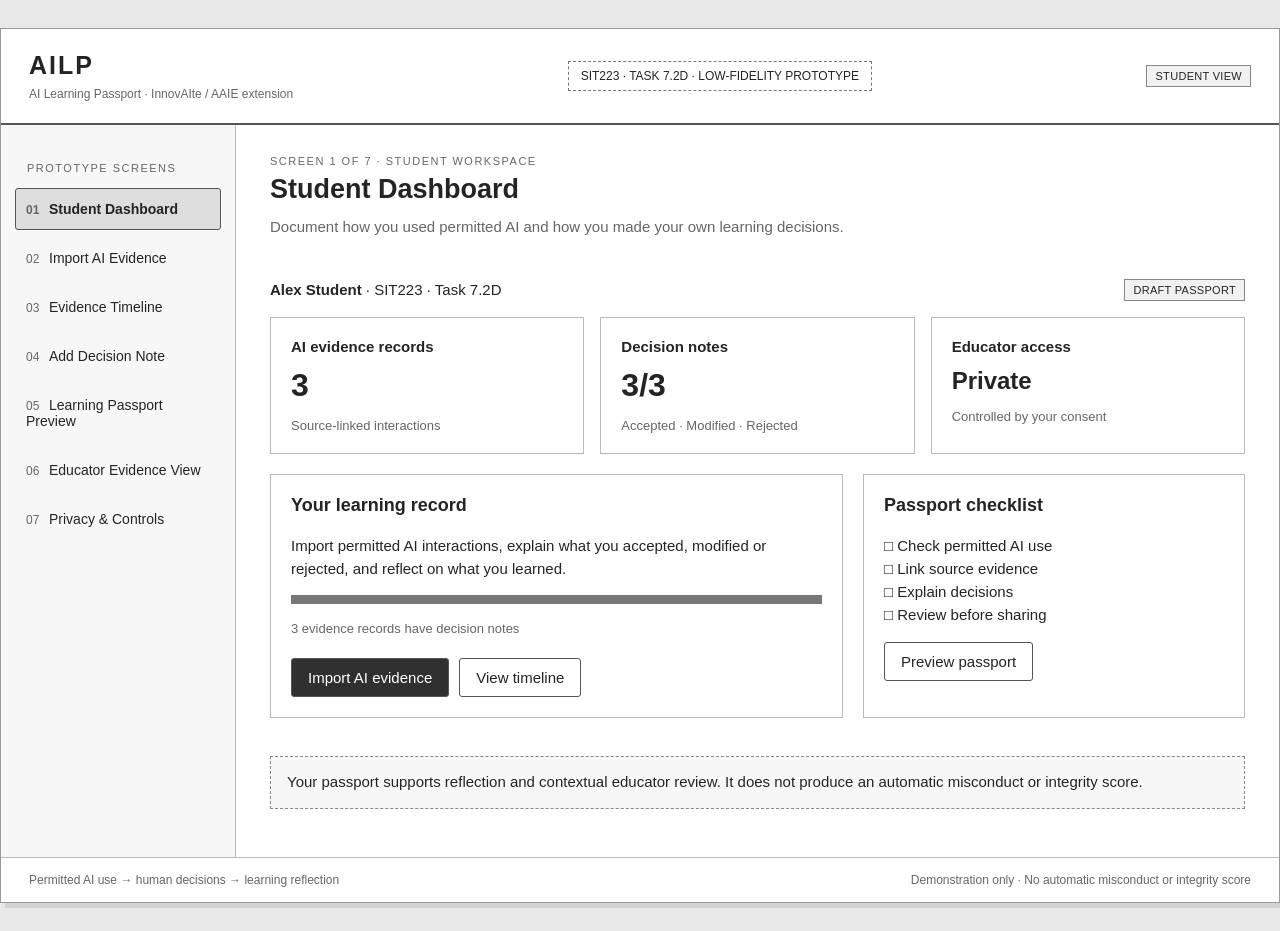
<file: docs/index.html>
<!doctype html>
<html lang="en">
<head>
<meta charset="utf-8"><meta name="viewport" content="width=device-width,initial-scale=1">
<title>AILP — SIT223 Task 7.2D Prototype</title>
<style>
:root{--ink:#242424;--muted:#666;--line:#b9b9b9;--paper:#fff;--wash:#f3f3f3}*{box-sizing:border-box}body{margin:0;background:#e8e8e8;color:var(--ink);font:15px Arial,Helvetica,sans-serif}button,input,textarea,select{font:inherit;color:inherit}button{cursor:pointer;border:1px solid #555;background:white;padding:10px 16px;border-radius:3px}button:hover{background:#e7e7e7}button.primary{background:#303030;color:white}button.primary:hover{background:#555}button:disabled{opacity:.45;cursor:not-allowed}button:focus-visible,a:focus-visible,input:focus-visible,textarea:focus-visible,select:focus-visible{outline:3px solid #777;outline-offset:3px}.shell{max-width:1320px;margin:28px auto;background:white;border:1px solid #999;min-height:850px;box-shadow:5px 5px 0 #d2d2d2}header{padding:22px 28px;border-bottom:2px solid #555;display:flex;align-items:center;justify-content:space-between;gap:20px}.brand{font-size:25px;font-weight:bold;letter-spacing:2px}.brand small{display:block;font-size:12px;font-weight:normal;letter-spacing:0;margin-top:7px;color:#666}.prototype{border:1px dashed #777;padding:7px 12px;font-size:12px}.layout{display:grid;grid-template-columns:235px 1fr}nav{background:#f7f7f7;border-right:1px solid var(--line);padding:24px 14px}nav p{font-size:11px;letter-spacing:1.5px;padding:0 12px;color:#666}nav button{display:block;width:100%;text-align:left;margin:7px 0;border:1px solid transparent;background:transparent;padding:12px 10px;font-size:14px}nav button.active{border:1px solid #555;background:#ddd;font-weight:bold}.num{display:inline-block;width:23px;font-size:12px;color:#666}main{padding:30px 34px;min-width:0}h1{font-size:27px;margin:7px 0 10px}h2{font-size:18px;margin:0 0 18px}h3{font-size:15px;margin:0 0 10px}p{line-height:1.55}.eyebrow{font-size:11px;letter-spacing:1.5px;color:#666;text-transform:uppercase}.sub{color:#666;margin:0 0 25px}.row{display:flex;justify-content:space-between;align-items:center;gap:12px;flex-wrap:wrap}.actions{display:flex;gap:10px;flex-wrap:wrap;margin-top:22px}.grid{display:grid;grid-template-columns:repeat(3,1fr);gap:16px}.two{display:grid;grid-template-columns:1.5fr 1fr;gap:20px}.card{border:1px solid var(--line);padding:20px;background:white;margin-bottom:20px}.stat{font-size:32px;font-weight:bold;margin:12px 0}.muted{color:#666;font-size:13px}.notice{border:1px dashed #888;padding:14px 16px;background:#f7f7f7;line-height:1.5;margin:18px 0}.tag{display:inline-block;border:1px solid #888;background:#f1f1f1;padding:4px 8px;font-size:11px;letter-spacing:.3px}.entry{border:1px solid #aaa;border-left:5px solid #888;padding:18px;margin:14px 0}.entry p{margin:10px 0}.entry .actions{margin:12px 0 0}label.field{display:block;font-weight:bold;margin:18px 0 8px}input[type=text],textarea,select{width:100%;border:1px solid #999;background:#fafafa;padding:11px;border-radius:2px}textarea{min-height:112px;resize:vertical;line-height:1.5}.check{display:flex;align-items:flex-start;gap:10px;line-height:1.5;margin:16px 0}.check input{margin-top:4px;accent-color:#333}.choice{display:flex;gap:10px}.choice button[aria-pressed=true]{background:#333;color:white}.placeholder{border:1px dashed #999;background:repeating-linear-gradient(135deg,#fafafa,#fafafa 8px,#f2f2f2 8px,#f2f2f2 9px);padding:28px;text-align:center;color:#666}.steps{display:flex;gap:12px;margin:22px 0;color:#666;font-size:13px}.steps span{border-bottom:2px solid #bbb;padding-bottom:9px;flex:1}.steps span:first-child{border-color:#333;color:#333}footer{border-top:1px solid #bbb;padding:15px 28px;font-size:12px;color:#666;display:flex;justify-content:space-between;gap:15px}dialog{max-width:650px;width:90%;padding:28px;border:2px solid #555}dialog::backdrop{background:#0006}#toast{position:fixed;bottom:25px;left:50%;transform:translateX(-50%);background:#333;color:white;padding:14px 22px;max-width:90%;z-index:10;display:none}.empty{text-align:center;padding:30px;color:#666}.progress{height:9px;background:#ddd;margin:15px 0}.progress div{height:100%;background:#777}a{color:#222}.passport{border:2px solid #777;padding:24px}hr{border:0;border-top:1px solid #ccc;margin:20px 0}@media(max-width:900px){.shell{margin:0}.layout{grid-template-columns:1fr}nav{border-right:0;border-bottom:1px solid #aaa;display:flex;flex-wrap:wrap;padding:10px}nav p{display:none}nav button{width:auto;font-size:12px;margin:3px;padding:8px}.two,.grid{grid-template-columns:1fr}main{padding:22px}header{padding:18px}.prototype{display:none}}@media print{nav,header,footer,.actions,.notice,#toast{display:none!important}.shell{border:0;box-shadow:none;margin:0}.layout{display:block}main{padding:0}.card,.entry{break-inside:avoid}}
</style>
</head>
<body>
<div class="shell"><header><div class="brand">AILP <small>AI Learning Passport · InnovAIte / AAIE extension</small></div><div class="prototype">SIT223 · TASK 7.2D · LOW-FIDELITY PROTOTYPE</div><span class="tag" id="role">STUDENT VIEW</span></header><div class="layout"><nav aria-label="Prototype screens" id="nav"></nav><main id="main"></main></div><footer><span>Permitted AI use → human decisions → learning reflection</span><span>Demonstration only · No automatic misconduct or integrity score</span></footer></div>
<dialog id="source"><div class="row"><h2>Linked source evidence</h2><button onclick="document.getElementById('source').close()" aria-label="Close source">Close ×</button></div><div id="sourceBody"></div></dialog>
<div id="toast" role="status" aria-live="polite"></div>
<script>
'use strict';
const screens=['Student Dashboard','Import AI Evidence','Evidence Timeline','Add Decision Note','Learning Passport Preview','Educator Evidence View','Privacy & Controls'];
const seed=[{id:1,title:'Exploring accessible navigation',tool:'Permitted AI tool',date:'02 Oct 2026 · 10:15',prompt:'Suggest accessible navigation patterns for a student learning dashboard.',response:'Use descriptive navigation labels, visible keyboard focus, consistent page structure and clear feedback after actions.',decision:'Modified',reason:'I kept descriptive labels and keyboard focus, but simplified the menu to fit our seven-screen prototype.',reflection:'I learned to compare AI suggestions with the task requirements and accessibility needs.',link:'Sample interaction AILP-001'},{id:2,title:'Comparing evidence timeline layouts',tool:'Permitted AI tool',date:'02 Oct 2026 · 11:40',prompt:'How could an evidence timeline help students explain their use of AI?',response:'Group interactions chronologically and link each interaction to a decision and reflection.',decision:'Accepted',reason:'A chronological layout makes my process easier to follow and keeps each decision linked to its source.',reflection:'A useful record explains how my thinking changed, not just which tool I used.',link:'Sample interaction AILP-002'},{id:3,title:'Considering an automated integrity score',tool:'Permitted AI tool',date:'03 Oct 2026 · 09:20',prompt:'Suggest a summary feature for educator review.',response:'Generate an integrity score from patterns of AI use.',decision:'Rejected',reason:'An automatic score could misrepresent learning and unfairly imply misconduct. Educators should review contextual evidence.',reflection:'I need to question AI recommendations and preserve human judgement.',link:'Sample interaction AILP-003'}];
let evidence=seed.map(x=>({...x})),page=0,selected=1,choice='Modified',consent=false,share=false,hidePrompts=false,filter='All',feedback={},importDraft={};
const esc=s=>String(s??'').replace(/[&<>"']/g,c=>({'&':'&amp;','<':'&lt;','>':'&gt;','"':'&quot;',"'":'&#39;'}[c]));
const byId=id=>evidence.find(e=>e.id===Number(id));
function toast(s){const t=document.getElementById('toast');t.textContent=s;t.style.display='block';clearTimeout(toast.timer);toast.timer=setTimeout(()=>t.style.display='none',3500)}
function go(n,id){page=n;if(id)selected=Number(id);if(n===3)choice=byId(selected)?.decision||'Accepted';render();window.scrollTo(0,0)}
function btn(s,n,primary=false){return `<button class="${primary?'primary':''}" onclick="go(${n})">${s}</button>`}
function intro(n,sub){return `<div class="eyebrow">Screen ${n+1} of 7 · ${n===5?'Educator workspace':'Student workspace'}</div><h1>${screens[n]}</h1><p class="sub">${sub}</p>`}
function source(id){const e=byId(id);if(!e)return;document.getElementById('sourceBody').innerHTML=`<p class="muted">${esc(e.link)} · ${esc(e.tool)} · ${esc(e.date)}</p><h3>Student prompt</h3><div class="notice">${esc(e.prompt)}</div><h3>AI response</h3><div class="notice">${esc(e.response)}</div><p class="muted">Prototype source record. These are illustrative interactions, not recovered transcripts.</p>`;document.getElementById('source').showModal()}
function entry(e,educator=false){return `<article class="entry"><div class="row"><h3>${esc(e.title)}</h3><span class="tag">${esc(e.decision||'Needs decision')}</span></div><div class="muted">${esc(e.tool)} · ${esc(e.date)} · Evidence #${e.id}</div><p><strong>Reasoning:</strong> ${esc(e.reason||'Add a decision note to explain your judgement.')}</p>${educator?`<p><strong>Reflection:</strong> ${esc(e.reflection||'Not yet recorded.')}</p>`:''}<div class="actions">${hidePrompts&&educator?'<span class="muted">Source text withheld by student privacy controls.</span>':`<button onclick="source(${e.id})">View linked source</button>`}${educator?`<button onclick="review(${e.id})">Add review comment</button>`:`<button onclick="go(3,${e.id})">${e.reason?'Edit':'Add'} decision note</button>`}</div>${educator&&feedback[e.id]?`<div class="notice"><strong>Educator comment:</strong> ${esc(feedback[e.id])}</div>`:''}</article>`}
function render(){document.getElementById('nav').innerHTML='<p>PROTOTYPE SCREENS</p>'+screens.map((s,i)=>`<button class="${page===i?'active':''}" ${page===i?'aria-current="page"':''} onclick="go(${i})"><span class="num">0${i+1}</span>${s}</button>`).join('');document.getElementById('role').textContent=page===5?'EDUCATOR VIEW':'STUDENT VIEW';let html='';
if(page===0){const complete=evidence.filter(e=>e.reason).length;html=intro(0,'Document how you used permitted AI and how you made your own learning decisions.')+`<div class="row"><p><strong>Alex Student</strong> · SIT223 · Task 7.2D</p><span class="tag">DRAFT PASSPORT</span></div><div class="grid"><div class="card"><h3>AI evidence records</h3><div class="stat">${evidence.length}</div><span class="muted">Source-linked interactions</span></div><div class="card"><h3>Decision notes</h3><div class="stat">${complete}/${evidence.length}</div><span class="muted">Accepted · Modified · Rejected</span></div><div class="card"><h3>Educator access</h3><div class="stat" style="font-size:24px">${share?'Shared':'Private'}</div><span class="muted">Controlled by your consent</span></div></div><div class="two"><div class="card"><h2>Your learning record</h2><p>Import permitted AI interactions, explain what you accepted, modified or rejected, and reflect on what you learned.</p><div class="progress"><div style="width:${evidence.length?complete/evidence.length*100:0}%"></div></div><span class="muted">${complete} evidence records have decision notes</span><div class="actions">${btn('Import AI evidence',1,true)}${btn('View timeline',2)}</div></div><div class="card"><h2>Passport checklist</h2><p>□ Check permitted AI use<br>□ Link source evidence<br>□ Explain decisions<br>□ Review before sharing</p>${btn('Preview passport',4)}</div></div><div class="notice">Your passport supports reflection and contextual educator review. It does not produce an automatic misconduct or integrity score.</div>`}
if(page===1)html=intro(1,'Select only AI interactions permitted for this assessment. Review the content before adding it.')+`<div class="steps"><span>1 · Select evidence</span><span>2 · Confirm consent</span><span>3 · Add decision note</span></div><div class="two"><form id="importForm" class="card" onsubmit="importEvidence(event)"><h2>Import an interaction</h2><label class="field" for="tool">AI tool</label><select id="tool"><option>Permitted AI tool</option><option>Microsoft Copilot</option><option>Other permitted AI tool</option></select><label class="field" for="title">Evidence title</label><input id="title" type="text" required placeholder="e.g. Exploring accessible navigation"><label class="field" for="prompt">Your prompt</label><textarea id="prompt" required placeholder="Paste the prompt you sent to the AI tool"></textarea><label class="field" for="response">AI response</label><textarea id="response" required placeholder="Paste the relevant AI response"></textarea><label class="check"><input id="importConsent" type="checkbox" required><span>I confirm this interaction was permitted for this assessment and consent to adding this selected evidence to my passport.</span></label><div class="actions"><button type="submit" class="primary">Import evidence</button><button type="button" onclick="fillSample()">Use sample evidence</button></div></form><aside><div class="card"><h2>Selective import</h2><div class="placeholder">[ AI interaction excerpt ]<br><br>Prompt → Response → Your decision</div><p>Paste one relevant interaction at a time. Remove personal or sensitive information before importing.</p></div><div class="notice">This offline prototype does not connect to an AI account or upload data. Imports remain in this browser tab until you reload or delete them.</div></aside></div>`;
if(page===2)html=intro(2,'Follow your AI interactions and the decisions that shaped your work.')+`<div class="row"><label>Decision filter <select style="width:auto;margin-left:8px" onchange="filter=this.value;render()">${['All','Accepted','Modified','Rejected','Needs decision'].map(s=>`<option ${filter===s?'selected':''}>${s}</option>`).join('')}</select></label>${btn('+ Import evidence',1,true)}</div>`+(evidence.filter(e=>filter==='All'||(e.decision||'Needs decision')===filter).map(e=>entry(e)).join('')||'<div class="empty">No evidence matches this filter.</div>')+`<div class="actions">${btn('Back to dashboard',0)}${btn('Preview learning passport →',4,true)}</div>`;
if(page===3){const e=byId(selected)||evidence[0];if(!e){html=intro(3,'Import an interaction before adding a decision note.')+btn('Import evidence',1,true)}else{selected=e.id;html=intro(3,'Explain your judgement and what you learned from this AI interaction.')+`<div class="two"><form class="card" onsubmit="saveNote(event)"><label class="field" for="record">Linked evidence</label><select id="record" onchange="go(3,this.value)">${evidence.map(x=>`<option value="${x.id}" ${x.id===e.id?'selected':''}>#${x.id} · ${esc(x.title)}</option>`).join('')}</select><label class="field">Your decision</label><div class="choice">${['Accepted','Modified','Rejected'].map(s=>`<button type="button" aria-pressed="${choice===s}" onclick="setChoice('${s}')">${s}</button>`).join('')}</div><label class="field" for="reason">Reasoning / changes made</label><textarea id="reason" required placeholder="Why did you make this decision? What did you change or verify?">${esc(e.reason)}</textarea><label class="field" for="reflection">Learning reflection</label><textarea id="reflection" required placeholder="What did you learn, and how did your thinking develop?">${esc(e.reflection)}</textarea><div class="actions"><button class="primary" type="submit">Save decision note</button><button type="button" onclick="go(2)">Cancel</button></div></form><aside class="card"><h2>Source context</h2><p><strong>${esc(e.title)}</strong></p><span class="muted">${esc(e.tool)} · ${esc(e.date)}</span><div class="notice">${esc(e.prompt)}</div><button onclick="source(${e.id})">View full linked source</button><hr><h3>Reflection prompts</h3><p>What was useful?<br>What needed checking?<br>How did you apply your own judgement?<br>What will you do differently next time?</p></aside></div>`}}
if(page===4)html=intro(4,'Review your selected evidence and learning narrative before sharing with an educator.')+`<div class="passport"><div class="row"><h2>AI Learning Passport</h2><span class="tag">${share?'SHARED WITH EDUCATOR':'PRIVATE DRAFT'}</span></div><p><strong>Alex Student</strong> · SIT223 · Task 7.2D</p><div class="notice">Declaration: This passport records selected permitted AI interactions and my own decisions, reasoning and reflection. AI output is identified as source material.</div><h3>Decision summary</h3><p>${['Accepted','Modified','Rejected'].map(s=>`${s}: ${evidence.filter(e=>e.decision===s).length}`).join(' &nbsp; | &nbsp; ')}</p><h3>Evidence and learning narrative</h3>${evidence.map(e=>`<div class="entry"><div class="row"><h3>${esc(e.title)}</h3><span class="tag">${esc(e.decision||'Needs decision')}</span></div><p><strong>Reasoning:</strong> ${esc(e.reason||'Not yet recorded.')}</p><p><strong>Reflection:</strong> ${esc(e.reflection||'Not yet recorded.')}</p><button onclick="source(${e.id})">Source #${e.id}</button></div>`).join('')||'<p>No evidence has been added.</p>'}<p class="muted">Educator interpretation requires context and human judgement. No automated integrity score is generated.</p></div><div class="actions">${btn('Edit evidence',2)}<button onclick="window.print()">Print / Save as PDF</button>${btn(share?'Open educator evidence view':'Set sharing consent →',share?5:6,true)}</div>`;
if(page===5)html=intro(5,'Review student decisions alongside their linked sources. Use context and human judgement.')+(share?`<div class="card"><div class="row"><h2>Alex Student · SIT223</h2><span class="tag">CONSENT GRANTED</span></div><p>Task 7.2D · ${evidence.length} selected evidence records · Student-controlled sharing</p><div class="notice">This is a demonstration educator view. Assess learning and reasoning in context; the passport does not infer misconduct or assign an integrity score.</div></div>${evidence.map(e=>entry(e,true)).join('')||'<div class="empty">No evidence shared.</div>'}<div class="actions">${btn('Return to passport',4)}${btn('Privacy & controls',6)}</div>`:`<div class="card"><h2>Educator access is closed</h2><div class="placeholder">[ Private learning passport ]</div><p>The student must explicitly consent before this view displays evidence. Sharing can be withdrawn at any time.</p>${btn('Open privacy & controls',6,true)}</div>`);
if(page===6)html=intro(6,'Choose what is recorded and shared. Your learning evidence remains under your control.')+`<div class="two"><div class="card"><h2>Consent & sharing</h2><label class="check"><input type="checkbox" id="consent" ${consent?'checked':''} onchange="consent=this.checked;if(!consent)share=false;render()"><span><strong>I consent to educator review</strong><br><span class="muted">Allow this demonstration educator to review the selected evidence, decision notes and reflections in my passport.</span></span></label><label class="check"><input type="checkbox" ${share?'checked':''} ${!consent?'disabled':''} onchange="share=this.checked;render();toast(share?'Passport sharing enabled.':'Educator access withdrawn.')"><span><strong>Share passport with educator</strong><br><span class="muted">${share?'Educator access is currently enabled.':'Passport is currently private.'}</span></span></label><label class="check"><input type="checkbox" ${hidePrompts?'checked':''} onchange="hidePrompts=this.checked;render()"><span><strong>Withhold source text in educator view</strong><br><span class="muted">Share decision notes and reflections only. Linked prompt and response text will be unavailable to the educator.</span></span></label><div class="actions">${btn('Preview passport',4,true)}${btn('Check educator view',5)}<button onclick="withdraw()">Withdraw consent</button></div></div><aside><div class="card"><h2>Data controls</h2><p>All demonstration data is held in memory in this tab. Reloading restores the original sample records and turns sharing off.</p><button onclick="exportData()">Download my evidence (.json)</button><div class="actions"><button onclick="confirmDelete()">Delete all evidence</button></div></div><div class="notice"><strong>Transparent review</strong><br>No background monitoring, account access, automatic misconduct prediction or integrity score. This prototype makes no network requests.</div></aside></div>`;
document.getElementById('main').innerHTML=html}
function fillSample(){document.getElementById('title').value='Evaluating feedback on a wireframe';document.getElementById('prompt').value='Suggest ways to make a decision-note form easier to understand.';document.getElementById('response').value='Separate the decision from the reasoning and learning reflection. Use clear labels and link the original AI interaction.';toast('Sample pasted. Review it and confirm permitted use before importing.')}
function importEvidence(ev){ev.preventDefault();if(!document.getElementById('importConsent').checked)return;const id=Math.max(0,...evidence.map(e=>e.id))+1;evidence.push({id,title:document.getElementById('title').value.trim(),tool:document.getElementById('tool').value,prompt:document.getElementById('prompt').value.trim(),response:document.getElementById('response').value.trim(),date:'Imported in this session',decision:'',reason:'',reflection:'',link:'Locally pasted interaction AILP-'+String(id).padStart(3,'0')});go(2);toast('Evidence imported. Add a decision note to explain your judgement.')}
function setChoice(s){choice=s;document.querySelectorAll('.choice button').forEach(b=>b.setAttribute('aria-pressed',b.textContent===s))}
function saveNote(ev){ev.preventDefault();const e=byId(selected);e.decision=choice;e.reason=document.getElementById('reason').value.trim();e.reflection=document.getElementById('reflection').value.trim();if(!e.reason||!e.reflection){toast('Please add reasoning and a learning reflection.');return}go(2);toast('Decision note saved and linked to its source.')}
function withdraw(){consent=false;share=false;render();toast('Consent withdrawn. Educator access is closed.')}
function confirmDelete(){document.getElementById('sourceBody').innerHTML='<p>Delete all evidence, decision notes and review comments from this session?</p><p class="muted">You can reload the file to restore the demonstration sample.</p><div class="actions"><button class="primary" onclick="evidence=[];feedback={};share=false;consent=false;document.getElementById(\'source\').close();render();toast(\'All session evidence deleted.\')">Delete evidence</button><button onclick="document.getElementById(\'source\').close()">Cancel</button></div>';document.querySelector('#source h2').textContent='Delete session evidence';document.getElementById('source').showModal()}
function review(id){document.querySelector('#source h2').textContent='Educator review comment';document.getElementById('sourceBody').innerHTML=`<p>Evidence #${id} · ${esc(byId(id).title)}</p><form onsubmit="saveReview(event,${id})"><label class="field" for="reviewText">Contextual feedback</label><textarea id="reviewText" required placeholder="Discuss the student's reasoning and learning, referencing the evidence.">${esc(feedback[id]||'')}</textarea><div class="actions"><button class="primary" type="submit">Save comment</button></div></form>`;document.getElementById('source').showModal()}
function saveReview(ev,id){ev.preventDefault();feedback[id]=document.getElementById('reviewText').value.trim();document.getElementById('source').close();render();toast('Educator comment saved for this demonstration session.')}
function exportData(){const blob=new Blob([JSON.stringify({project:'AILP SIT223 Task 7.2D',demonstration:true,evidence,consent,shared:share,withholdSourceText:hidePrompts,educatorComments:feedback},null,2)],{type:'application/json'});const a=document.createElement('a');a.href=URL.createObjectURL(blob);a.download='AILP-session-evidence.json';a.click();setTimeout(()=>URL.revokeObjectURL(a.href),1000)}
const originalSource=source;source=function(id){document.querySelector('#source h2').textContent='Linked source evidence';originalSource(id)};
render();
</script>
</body></html>
</file>
